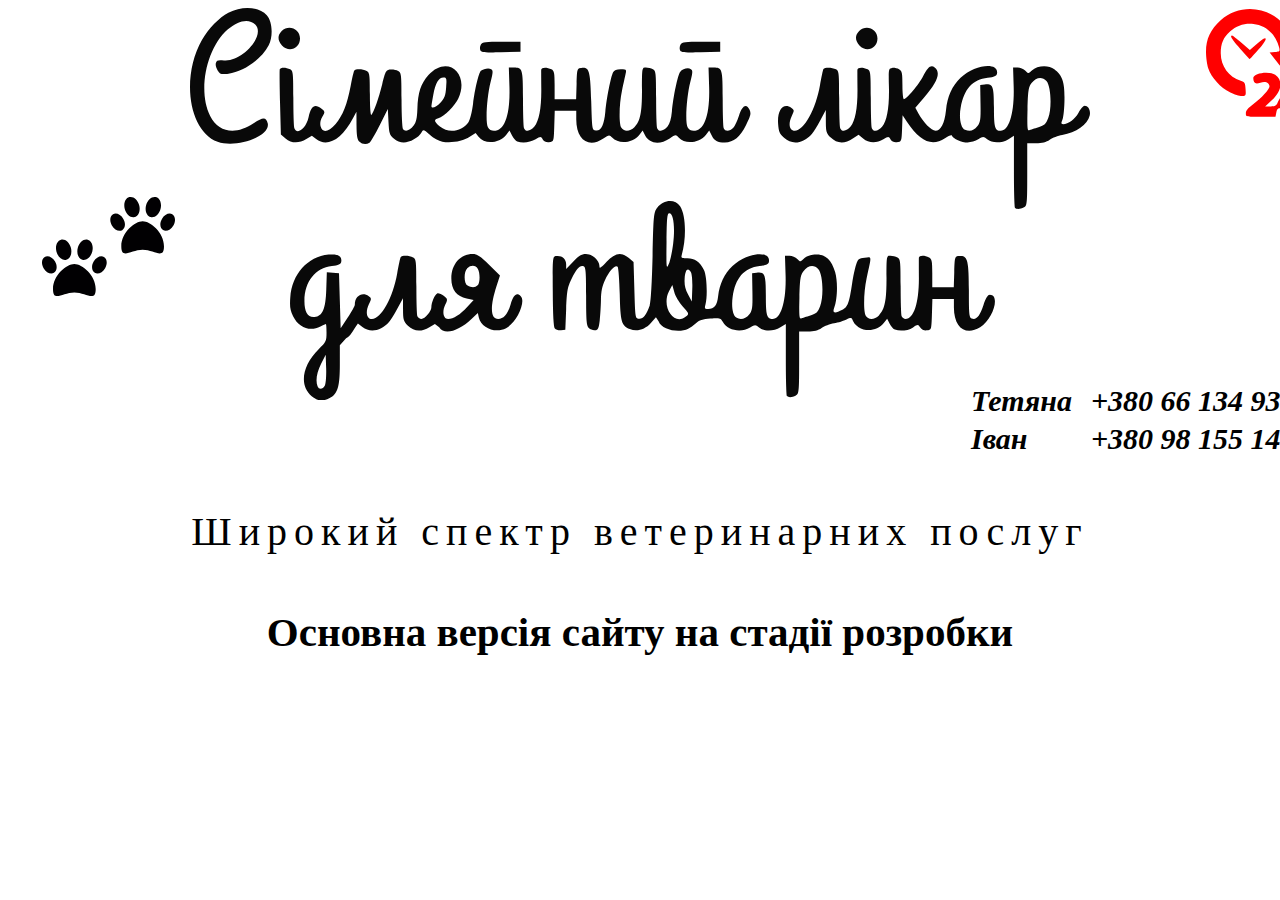
<file: Parking page/index.html>
<HTml>
<head><link href="https://fontlibrary.org/face/grand-hotel" media="screen" rel="stylesheet" type="text/css" /><link rel="icon" type="image/png" href="http://q52.imgup.net/animale684.png"/><meta charset="utf-8">
    <meta name="viewport" content="width=1300, initial-scale=1">
</head>
<style>
* {

    font-family: 'Grand Hotel';

    background-image: url("http://l20.imgup.net/7ad4.png");
    background-size: 250px;
    background-attachment: fixed;



}

.allwidth{
width: 100%;
height: 100%;
}
p{
font-size: 150px;

    margin: 0px;
}
.r247 {
    float: right;
    width: 105px;
    margin-top: 1px;
    position: absolute;
    z-index: 99;
    margin-left: 1016px;
}
.a1{

    margin-left: -81px;
}
.a2{
    margin-left: 340px;
    margin-top: -80px;
}
.a3{
    margin-left: 600px;
    margin-top: -145px;
}
.text_wrap{

    position: relative;
}
.centred{
    position: relative;
    width:900px;
    margin: auto;
}
.under {
    font-size: 40px;
    font-family: calibri;
    letter-spacing: 7px;
    text-align: center;
    margin-top: 108px;

}
.lapi
{
    position: relative;
    margin-left: -148px;
    margin-top: -220px;
    width: 133px;
    float: left;

}.Cinfo{
    float:right;
     position: absolute;
     z-index: 22;
     margin-left: 839px;
     margin-top: 303px;
     font-size: 38px;
     width: 380px;

 }
table{
    font-size: 38px;
    margin-top: 70px;
    margin-left: -61px;
}
.info{


    font-family: calibri;
    font-size: 30px;
}
.coming{
    font-weight: 600;
    font-size: 41px;
    margin: 0px;
    margin-top: 53px;
    text-align: center;
    font-family: calibry;

}
</style>
<body>
<div class="allwidth">
    <div class="centred">
        <div class="Cinfo">
            <table>
              <td>
                      <i>  <b class = "info">Тетяна</b></i>

                    </td><td> <i> <b class = "info">&nbsp&nbsp+380 66 134 93 46</b> </i></td> </tr>

                <tr><td>
                    <i><b class = "info">Іван</b></i>

                </td>
                    <td><i><b class = "info">&nbsp&nbsp+380 98 155 14 80</b></i> </td> </tr>


                <tr>

                 </table>
        </div>
        <div class="r247">
            <svg

                    xmlns="http://www.w3.org/2000/svg"


                    viewBox="0 0 71.073332 72.939872"
                    id="svg2"
                    version="1.1"
                    >

                <g

                        id="layer1"
                        transform="translate(-148.58116,-467.42234)">
                    <path
                            style="fill:red"
                            d="m 175.57142,537.94738 c 0,-1.73645 1.38185,-3.4292 4.91894,-6.02567 5.65692,-4.15256 11.08106,-10.01274 11.08106,-11.97185 0,-2.69261 -2.7265,-3.87864 -6.16269,-2.68078 -3.42581,1.19424 -4.7906,0.32842 -4.822,-3.05904 -0.0322,-3.47264 10.74365,-5.10581 14.8253,-2.24692 5.52785,3.87186 4.57666,10.91621 -2.33415,17.28637 l -4.46178,4.11272 3.75842,0 c 3.18631,0 3.91722,-0.4207 4.80161,-2.76371 0.57375,-1.52004 3.93491,-6.46241 7.46924,-10.98303 6.24142,-7.98317 6.54816,-8.21982 10.67605,-8.23629 2.3375,-0.009 4.25,0.35038 4.25,0.79937 0,1.22324 -2.03562,12.42409 -2.62314,14.43366 -0.33328,1.13995 0.0348,1.75 1.05575,1.75 2.47442,0 2.04672,5.06189 -0.4836,5.72359 -1.25634,0.32854 -2.27339,1.64833 -2.625,3.40638 -0.50081,2.50403 -1.02034,2.87003 -4.07401,2.87003 -3.35556,0 -3.47524,-0.12381 -2.9,-3 l 0.6,-3 -5.85,0 c -5.7,0 -5.86538,0.0769 -6.45,3 l -0.6,3 -10.025,0 c -9.93238,0 -10.025,-0.0223 -10.025,-2.41483 z m 34.56447,-12.33517 c 0.33142,-1.5125 0.79591,-3.425 1.03221,-4.25 0.44965,-1.56987 -2.92217,2.22859 -4.66031,5.25 -0.81741,1.42089 -0.62758,1.75 1.00939,1.75 1.38668,0 2.20427,-0.85858 2.61871,-2.75 z m -45.35699,-1.8339 c -6.35925,-3.16895 -12.53001,-9.97959 -14.63238,-16.14971 -0.86631,-2.54247 -1.57071,-7.58001 -1.56533,-11.19453 0.0129,-8.67983 3.00274,-15.0996 9.93495,-21.33225 17.03184,-15.31309 44.14967,-6.55081 49.17129,15.88818 1.1114,4.96627 1.41871,5.37221 4.06691,5.37221 l 2.86466,0 -5.67881,7.54498 c -3.12334,4.14974 -6.02336,7.18724 -6.44448,6.75 -0.42112,-0.43724 -3.03256,-3.71998 -5.80319,-7.29498 l -5.03751,-6.5 3.55009,-0.31584 c 3.29919,-0.29352 3.50409,-0.50554 2.89924,-3 -2.14444,-8.84385 -8.99327,-15.13763 -17.34602,-15.94022 -6.17768,-0.5936 -11.31351,1.05031 -15.92163,5.0963 -4.45218,3.90906 -6.26527,8.15365 -6.26527,14.66748 0,8.63637 5.39883,16.11188 13.5,18.69284 2.6983,0.85966 3.03065,1.42561 3.30479,5.62761 0.29645,4.54393 0.22654,4.67183 -2.55365,4.67183 -1.57215,0 -5.1918,-1.16275 -8.04366,-2.5839 z m 7.04252,-29.35247 c -5.69025,-6.29749 -7.39248,-9.06363 -5.57758,-9.06363 0.36983,0 3.22458,2.2198 6.34389,4.93289 l 5.67147,4.93289 5.08669,-4.44971 c 7.17083,-6.27286 7.61912,-3.7252 0.72605,4.12611 -3.1183,3.5518 -5.74409,6.45346 -5.83508,6.44812 -0.091,-0.005 -2.97794,-3.12234 -6.41544,-6.92667 z"
                            id="path4350"
                            />
                </g>
            </svg>


        </div>


        <div class="text_wrap">

            <svg

                    xmlns="http://www.w3.org/2000/svg"

                    id="svg3336"
                    version="1.1"


                    viewBox="0 0 507.00552 221.05002">

                <path
                        style="fill:#090909"
                        d="m 68.56077,218.71942 c -7.16614,-6.02991 -5.43822,-17.3786 4.05176,-26.61115 4.03537,-3.9259 4.29611,-4.48066 4.29611,-9.14062 0,-2.72857 -0.16271,-4.96105 -0.36158,-4.96105 -0.19888,0 -1.56997,0.63022 -3.04688,1.40047 -5.86633,3.0595 -12.30995,0.64321 -15.42062,-5.78258 -1.66714,-3.44384 -1.95564,-5.3442 -1.5891,-10.46718 0.94222,-13.16868 9.69994,-23.00449 21.57422,-24.23003 5.40523,-0.55787 7.74967,0.79777 7.11201,4.11241 -0.2439,1.26785 -1.54456,1.83498 -5.24751,2.28808 -9.3548,1.14466 -15.35564,8.74509 -15.45768,19.57811 -0.061,6.48121 1.90612,9.62453 5.73301,9.16072 4.50853,-0.54643 6.201228,-4.52113 6.55657,-15.39581 l 0.32119,-9.82952 3.42881,0.28579 3.42881,0.2858 0.46875,15.46875 0.46875,15.46874 3.98437,-6.00473 c 2.191397,-3.30259 3.98438,-6.55226 3.98438,-7.2215 0,-4.90015 4.20503,-7.45429 7.86563,-4.77759 1.57781,1.15371 1.58046,1.38488 0.0527,4.58857 -2.0863,4.37508 -1.25494,8.259 1.76789,8.259 5.11918,0 11.84798,-12.16115 14.17744,-25.62331 0.78798,-4.55376 1.67215,-8.66704 1.96484,-9.14063 0.71456,-1.15618 4.79936,-1.09274 7.04564,0.10943 1.67954,0.89886 1.81337,2.10398 1.81337,16.32957 0,8.4475 0.25607,16.0264 0.56905,16.84202 0.31298,0.81561 1.33705,1.48292 2.27571,1.48292 1.99281,0 5.59274,-4.21548 5.59274,-6.54903 0,-2.7137 1.93409,-7.33553 3.28692,-7.85467 0.70451,-0.27034 2.34694,0.34701 3.64987,1.3719 2.30851,1.81587 2.33073,1.94359 0.87087,5.00494 -1.89175,3.96705 -1.06645,8.02686 1.63176,8.02686 3.02517,0 6.81873,-2.37122 10.74329,-6.71523 l 3.63555,-4.02411 -3.8961,-0.77049 c -5.68268,-1.1238 -8.67319,-5.02085 -8.66865,-11.29647 0.006,-8.07255 5.04015,-13.75619 12.18464,-13.75619 2.30689,0 4.17518,1.23811 9.05925,6.00356 l 6.153,6.00356 -1.91736,5.94956 c -3.79394,11.77259 -3.46181,18.60581 0.90431,18.60581 3.13901,0 5.38058,-2.62438 7.00018,-8.19561 1.58886,-5.46548 3.41904,-6.9621 5.711,-4.67014 3.11139,3.11139 -2.3237,15.0034 -8.26016,18.07326 -5.94042,3.07191 -14.05101,-0.14147 -15.35623,-6.08405 l -0.55263,-2.51609 -3.56946,3.39555 c -6.77795,6.44771 -15.18078,9.55163 -18.2062,4.66269 l -2.41152,-1.89691 -3.10554,1.8934 c -4.5436,2.77016 -8.76736,2.47656 -12.0839,-0.83999 -2.48768,-2.48768 -2.74234,-3.33058 -2.76168,-9.14061 l -0.0213,-6.40024 -3.22043,5.97626 c -3.73204,6.92566 -5.59933,9.17922 -9.11009,10.99471 -3.62804,1.87613 -7.60757,1.61818 -10.53269,-0.68271 l -2.53366,-1.99297 -1.5509,2.22735 c -0.853,1.22505 -2.542142,4.74645 -5.09277,6.08219 l -3.54187,3.85484 0,11.00348 c 0,12.40227 -1.24883,16.52384 -5.70487,18.82815 -3.85563,1.99382 -6.90278,1.67922 -10.14301,-1.04724 z m 7.41515,-6.03425 c 0.55907,-1.04462 0.856018,-5.32476 0.73612,-9.60939 l -0.27215,-7.72543 -2.57813,5.10594 c -2.479831,4.91126 -3.20986,9.50067 -2.00907,12.62989 0.79049,2.06 2.91682,1.8532 4.12323,-0.40101 z m 86.05772,-56.42856 c 1.38113,-1.38114 1.47146,-6.78839 0.15452,-9.24914 -1.17305,-2.19184 -3.98267,-2.35129 -5.9938,-0.34015 -2.0585,2.05849 -1.94787,8.46966 0.1674,9.70169 2.21269,1.28878 4.31231,1.24716 5.67188,-0.1124 z m 302.75,-43.625 c -0.34375,-0.34375 -0.625,-9.6188 -0.625,-20.611235 l 0,-19.98621 -3.04688,1.85771 c -3.85232,2.34881 -9.20961,2.3998 -12.03181,0.11452 -2.10884,-1.70763 -2.23109,-1.70772 -5.02574,-0.004 -1.57537,0.96069 -4.25637,1.74828 -5.95775,1.7502 -3.35291,0.004 -8.2403,-2.12268 -8.81055,-3.83343 -0.22102,-0.66305 -1.71512,-0.14065 -3.96552,1.38652 -7.27528,4.93714 -14.00818,2.05369 -21.45745,-9.189426 l -2.43233,-3.6711 -0.27661,7.421096 c -0.27164,7.28783 -0.32212,7.42635 -2.81056,7.71348 -1.71493,0.19788 -2.90206,-0.29704 -3.67283,-1.53124 -1.1184,-1.79085 -1.19082,-1.79196 -4.02855,-0.0615 -3.96439,2.41748 -8.31713,2.2523 -11.4403,-0.43413 l -2.56143,-2.20325 -3.24667,2.20325 c -4.56872,3.10042 -8.9854,2.9096 -12.43213,-0.53713 -2.48768,-2.48768 -2.74235,-3.3306 -2.76168,-9.140626 l -0.0213,-6.40028 -3.22044,5.97627 c -3.73204,6.925656 -5.59932,9.179226 -9.11008,10.994706 -4.03191,2.08499 -7.87149,1.62372 -11.19378,-1.34474 -2.5066,-2.23964 -3.02846,-3.44967 -3.33568,-7.73437 -0.57691,-8.046146 3.01216,-12.361286 7.53232,-9.056076 1.63081,1.19248 1.63549,1.40633 0.10111,4.62396 -2.08634,4.375086 -1.25499,8.258996 1.76785,8.258996 5.11918,0 11.84798,-12.161146 14.17744,-25.623306 0.78798,-4.55377 1.67215,-8.66705 1.96484,-9.14063 0.71456,-1.15619 4.79936,-1.09274 7.04564,0.10943 1.67954,0.89886 1.81337,2.10398 1.81337,16.32957 0,8.4475 0.25607,16.026406 0.56905,16.842016 0.85527,2.2288 3.7445,1.78531 5.85588,-0.89887 2.67415,-3.399626 3.99163,-10.716896 3.87549,-21.524456 -0.0554,-5.15625 -0.0754,-9.90234 -0.0443,-10.54687 0.0684,-1.42135 3.25476,-1.53308 5.74304,-0.20139 1.67954,0.89886 1.81337,2.10398 1.81337,16.32957 0,8.4475 0.25607,16.026406 0.56905,16.842016 0.85747,2.23451 3.74642,1.78287 5.87077,-0.91779 2.75952,-3.508166 4.05141,-11.302096 3.76354,-22.705416 -0.24357,-9.64863 -0.17348,-10.06183 1.75436,-10.34336 1.10443,-0.16128 2.87357,0.16997 3.93142,0.73611 1.70694,0.91352 1.92337,1.92233 1.92337,8.96512 0,4.36467 0.36815,7.93576 0.8181,7.93576 1.55756,0 8.45,-8.28887 10.88012,-13.08447 2.61905,-5.16848 4.43457,-6.51109 6.49366,-4.8022 3.54578,2.94274 1.6966,8.06852 -6.22047,17.24266 l -4.703,5.44974 1.75642,3.2838 c 2.62542,4.9085 7.37684,9.722966 9.59563,9.722966 2.94611,0 5.12261,-4.193286 5.88631,-11.340676 0.87208,-8.16173 3.36842,-13.75916 8.24844,-18.49505 7.81801,-7.58712 21.83107,-9.1711 20.51284,-2.31868 -0.2439,1.26785 -1.54456,1.83498 -5.24751,2.28807 -8.54807,1.04595 -13.20696,6.18967 -15.21987,16.80375 -1.06422,5.61162 0.10631,11.600986 2.44243,12.497446 2.89868,1.11232 4.96418,0.52589 6.92422,-1.96588 1.78519,-2.269506 1.97327,-3.601376 1.8204,-12.890616 l -0.17051,-10.35961 2.52309,-0.30211 c 4.63221,-0.55467 5.2222,0.90112 5.2222,12.88565 0,11.180456 0.57963,13.197706 3.7922,13.197706 4.77722,0 7.78127,-10.247386 7.3145,-24.951226 l -0.33887,-10.67373 2.58482,0 c 1.42164,0 3.38168,0.79687 4.35564,1.77083 1.73611,1.73611 1.80759,1.73408 3.64499,-0.10332 2.89493,-2.89493 9.43342,-3.27673 12.64979,-0.73867 4.66695,3.68275 5.81373,7.05913 5.73451,16.88366 -0.0395,4.89843 -0.54868,10.0664 -1.13151,11.48437 -0.88318,2.14867 -0.82156,2.578126 0.3699,2.578126 2.90638,0 6.57319,-2.735926 8.67218,-6.470596 1.18761,-2.11305 2.71345,-3.8419 3.39075,-3.8419 2.15653,0 3.53443,2.58763 2.90468,5.45484 -1.09273,4.975206 -7.75115,9.679286 -15.50612,10.954856 -2.32031,0.38166 -5.48438,1.5917 -7.03125,2.68899 -2.0083,1.42459 -4.21985,1.99506 -7.73438,1.99506 l -4.92187,0 0,17.54514 c 0,16.386885 -0.11971,17.609215 -1.81337,18.515635 -2.07785,1.11202 -4.15341,1.2537 -5.06163,0.34548 z m 13.19947,-45.463005 c 3.41741,-1.00781 4.19471,-1.73425 5.49288,-5.133456 2.14288,-5.61106 1.55152,-18.10675 -0.9898,-20.91488 -2.41261,-2.6659 -5.88943,-2.17462 -8.39108,1.18568 -1.71602,2.30501 -2.00749,4.207 -2.27866,14.86927 -0.25196,9.907576 -0.0742,12.125766 0.9375,11.696746 0.68664,-0.29119 3.03977,-1.0577 5.22916,-1.70336 z M 336.28364,218.63161 c -0.34375,-0.34375 -0.625,-9.6188 -0.625,-20.61124 l 0,-19.98621 -3.04688,1.85771 c -3.85233,2.3488 -9.20961,2.3998 -12.03181,0.11452 -2.10883,-1.70763 -2.23108,-1.70772 -5.02574,-0.004 -5.27062,3.21409 -12.82444,1.63522 -15.42506,-3.22407 -1.16775,-2.18197 -1.59897,-2.29527 -6.9981,-1.83878 -4.18009,0.35344 -6.39466,1.06436 -8.09741,2.59947 -1.28906,1.16214 -3.26524,2.58641 -4.39149,3.16504 -4.88969,2.51213 -14.91164,0.86671 -16.67198,-4.18955 l -1.48576,-2.26757 -2.8595,3.25679 c -3.26267,3.71598 -7.91704,5.0439 -11.8985,3.39473 -4.66789,-1.93354 -5.25813,-4.00267 -5.63885,-19.76738 -0.193,-7.99218 -0.72413,-14.92206 -1.18027,-15.39972 -1.2777,-1.33798 -4.615,2.15925 -7.09112,7.43097 -1.60068,3.40789 -2.22953,6.47896 -2.30359,11.25 -0.0561,3.60938 -0.37656,8.88281 -0.71228,11.71874 -0.51007,4.30865 -0.93794,5.20298 -2.60293,5.44052 -1.09589,0.15635 -2.67792,-0.40113 -3.51562,-1.23884 -1.2895,-1.28949 -1.52311,-4.0337 -1.52311,-17.8918 0,-13.74638 -0.2272,-16.4559 -1.41818,-16.91292 -2.06034,-0.79062 -3.82729,1.04739 -6.75638,7.0281 -2.28905,4.67385 -2.64834,6.66588 -3.06841,17.01245 l -0.47578,11.71874 -2.424,0.28178 c -1.33319,0.15498 -2.89949,-0.29118 -3.48067,-0.99144 -0.70116,-0.84486 -1.09494,-7.87868 -1.17041,-20.90677 -0.11042,-19.06051 -0.0581,-19.64211 1.79169,-19.9268 3.25114,-0.50034 5.75214,1.48294 5.75214,4.56144 l 0,2.79598 4.05804,-4.23521 c 3.16507,-3.30326 4.72168,-4.23522 7.07387,-4.23522 3.54987,0 7.61809,3.55127 7.61809,6.65005 0,1.75024 0.58843,1.4159 4.0499,-2.30114 4.78281,-5.13595 8.30959,-5.72314 12.53845,-2.08753 l 2.6304,2.26139 0.46875,15.78549 c 0.45594,15.35403 0.52478,15.79346 2.51887,16.0773 2.26946,0.32303 4.34581,-2.20496 6.11277,-7.4424 0.62361,-1.84847 1.29165,-13.35727 1.60818,-27.70564 0.50779,-23.01891 0.66387,-24.70799 2.5122,-27.1875 3.60374,-4.83439 10.14405,-5.30368 13.0076,-0.93335 3.2314,4.93175 3.65403,17.5877 0.91409,27.37339 -0.46887,1.67455 -0.0949,1.89631 3.19779,1.89631 4.12259,0 6.88058,1.93022 9.31277,6.51767 1.60586,3.02886 2.13135,14.85323 0.86463,19.45534 -0.62685,2.2774 -0.45506,2.57812 1.47281,2.57812 3.53796,0 5.08963,-1.98974 5.66524,-7.26469 0.73638,-6.74813 3.46462,-12.47836 8.06826,-16.94604 7.81801,-7.58712 21.83107,-9.1711 20.51284,-2.31868 -0.2439,1.26785 -1.54456,1.83498 -5.24751,2.28807 -8.79022,1.07558 -13.71463,6.76556 -15.17614,17.53545 -0.75589,5.57022 0.0871,10.29505 2.06035,11.54749 2.31449,1.46905 5.29682,0.7514 7.26257,-1.74763 1.78519,-2.2695 1.97329,-3.60137 1.8204,-12.89061 l -0.17051,-10.35961 2.52309,-0.30211 c 4.63221,-0.55465 5.2222,0.90112 5.2222,12.88566 0,11.18045 0.57963,13.19769 3.7922,13.19769 4.77723,0 7.78126,-10.24738 7.3145,-24.95122 l -0.33883,-10.67373 2.58482,0 c 1.42164,0 3.38168,0.79687 4.35564,1.77083 1.73611,1.73611 1.80759,1.73408 3.645,-0.10332 1.07618,-1.07619 3.6337,-2.07249 6.0067,-2.33996 5.72886,-0.64573 9.55171,2.57906 11.66175,9.83736 1.5947,5.48556 1.3215,15.35376 -0.56223,20.30834 -1.09619,2.88319 0.40174,3.20034 4.67601,0.99003 2.99396,-1.54823 3.83243,-3.843 5.50078,-15.05481 0.54201,-3.64252 1.52761,-8.28315 2.19019,-10.3125 1.09794,-3.36269 1.52786,-3.7162 4.8504,-3.98845 4.13137,-0.33851 3.99283,-1.80195 1.09335,11.54873 -1.64652,7.58147 -1.89845,18.51861 -0.4873,21.15537 1.29557,2.42079 5.05449,2.31194 7.40826,-0.21454 3.36296,-3.60971 4.27751,-8.13704 4.27751,-21.17521 0,-12.36143 0.0106,-12.42187 2.17101,-12.42187 1.19405,0 2.98702,0.43671 3.98437,0.97048 1.67954,0.89886 1.81337,2.10398 1.81337,16.32957 0,8.4475 0.25607,16.0264 0.56905,16.84201 0.31298,0.81561 1.30228,1.48293 2.19845,1.48293 4.66376,0 7.60193,-9.17756 7.50343,-23.43749 -0.0374,-5.41407 -0.0433,-10.3711 -0.0132,-11.01563 0.0665,-1.42134 3.25306,-1.53312 5.74141,-0.20139 1.57358,0.84215 1.81336,2.01988 1.81337,8.90625 l 10e-6,7.93577 6.05857,0 6.05857,0 0.26955,-8.67188 c 0.26756,-8.60792 0.28791,-8.674 2.75704,-8.95977 4.71983,-0.54627 5.48127,2.13146 5.48127,19.27592 0,13.29049 0.20052,15.36651 1.53368,15.87809 2.62707,1.0081 4.48468,-1.04223 6.5995,-7.28418 1.44649,-4.26935 2.50705,-6.01943 3.64783,-6.01943 6.00883,0 1.89719,13.81013 -5.44432,18.2863 -8.23441,5.02058 -14.77419,0.0519 -14.77419,-11.22494 l 0,-4.71761 -6.05857,0 -6.05857,0 -0.26955,8.67186 c -0.26756,8.60793 -0.28791,8.674 -2.75704,8.95977 -1.65664,0.19174 -2.92696,-0.33955 -3.80327,-1.59066 -1.30561,-1.86402 -1.33715,-1.86448 -4.07502,-0.0597 -2.74026,1.80635 -7.30911,2.36481 -10.21723,1.24886 -0.83467,-0.3203 -2.1591,-1.82287 -2.94315,-3.33907 l -1.42554,-2.7567 -1.78926,2.27466 c -5.02902,6.39332 -15.54961,5.03177 -18.00353,-2.33 -0.22517,-0.67548 -1.26394,-0.5402 -3.10933,0.40494 -1.52416,0.78062 -4.66963,1.73158 -6.98994,2.11323 -2.32031,0.38166 -5.48438,1.5917 -7.03125,2.68899 -2.0083,1.42459 -4.21985,1.99506 -7.73438,1.99506 l -4.92187,0 0,17.54514 c 0,16.38689 -0.11971,17.60922 -1.81337,18.51564 -2.07785,1.11202 -4.15341,1.2537 -5.06163,0.34548 z m -56.72237,-44.98189 c 1.63435,-1.47907 1.55075,-1.71337 -1.97654,-5.54002 -2.12116,-2.30119 -4.14694,-5.71841 -4.77693,-8.058 l -1.09389,-4.06235 -1.86507,3.6354 c -4.58612,8.93928 3.08762,20.02034 9.71243,14.02497 z m 69.92184,-0.48111 c 3.41741,-1.00782 4.19471,-1.73426 5.49288,-5.13346 2.14288,-5.61106 1.55152,-18.10675 -0.9898,-20.91488 -2.41261,-2.6659 -5.88943,-2.17462 -8.39108,1.18568 -1.71602,2.30501 -2.00749,4.207 -2.27866,14.86927 -0.25196,9.90757 -0.0742,12.12576 0.9375,11.69674 0.68664,-0.29119 3.03977,-1.0577 5.22916,-1.70335 z M 282.1969,148.8988 c -1.68192,-3.14268 -3.23606,-1.57045 -3.53848,3.57967 -0.2111,3.59516 0.25755,5.80287 1.875,8.83256 l 2.15647,4.03933 0.2736,-7.25397 c 0.15385,-4.07915 -0.18166,-8.10462 -0.76659,-9.19759 z m -10.02337,-15.99918 c 1.17453,-9.30513 0.18984,-17.23676 -2.13989,-17.23676 -1.18816,0 -1.43272,2.47168 -1.57692,15.9375 -0.16074,15.00928 -0.0874,15.7478 1.26035,12.68037 0.78706,-1.79141 1.89247,-6.91292 2.45646,-11.38111 z M 15.56489,75.354725 C -0.63402982,69.427635 -5.2549258,39.152449 6.7960552,17.903049 10.335681,11.661649 16.60674,5.2088892 21.616663,2.6530192 c 7.880053,-4.0201 17.09688,-3.41328003 21.6421,1.42488 3.144057,3.3467 3.685404,11.8436198 1.079947,16.9507398 -3.936235,7.71566 -14.247537,14.99776 -22.644731,15.99229 -4.11474,0.48733 -4.667147,0.3172 -6.107377,-1.88087 -0.88965,-1.35777 -1.332737,-3.20658 -1.011251,-4.21949 0.474553,-1.49519 1.247761,-1.73527 4.53087,-1.40686 10.32313,1.03262 23.643408,-14.22862 17.650076,-20.2219498 -3.51312,-3.51312 -9.596416,-2.40112 -15.573418,2.8467598 -12.0519528,10.58176 -16.9289518,34.7162 -9.828017,48.63518 4.776507,9.362726 14.309039,10.969676 24.4781,4.12641 5.358192,-3.6058 7.020645,-3.59054 7.940105,0.0729 1.792943,7.143646 -17.575705,14.272086 -28.208177,10.381736 z m 79.754473,-0.13384 c -1.09102,-1.09101 -1.48397,-3.46239 -1.51466,-9.14062 l -0.0414,-7.667406 -1.96056,3.75 c -6.2439,11.942786 -14.50476,16.601656 -20.74022,11.696846 l -2.41152,-1.8969 -3.10554,1.89339 c -4.20111,2.56135 -8.478084,2.43021 -11.725139,-0.35952 L 51.18992,71.236755 50.72117,53.325039 c -0.257813,-9.85144 -0.328125,-18.32666 -0.15625,-18.83382 0.408495,-1.20537 3.548824,-1.17937 5.842882,0.0484 1.679537,0.89886 1.813367,2.10398 1.813367,16.32957 0,8.4475 0.25607,16.026406 0.56905,16.842016 1.554114,4.04993 6.578114,0.19036 8.002124,-6.147446 1.47497,-6.56463 3.49755,-7.87839 7.33952,-4.76736 2.00059,1.61999 2.01204,1.74122 0.42538,4.50582 -1.07841,1.87902 -1.41591,3.69619 -0.99669,5.366466 0.98304,3.91676 4.42996,3.3544 8.48632,-1.38455 3.99703,-4.669626 6.47651,-10.934356 8.45447,-21.361316 0.80418,-4.23929 1.69971,-8.09219 1.99007,-8.56199 0.71096,-1.15037 4.80084,-1.08282 7.04139,0.11629 1.651847,0.88404 1.813367,2.0698 1.813367,13.3125 0,6.84549 0.35473,11.94537 0.79652,11.45139 1.43434,-1.60382 4.11988,-9.17719 6.13353,-17.29688 1.83018,-7.37995 2.16327,-7.99034 4.50797,-8.26092 1.39246,-0.1607 3.39637,0.17055 4.45312,0.73611 1.81457,0.97113 1.92216,1.87316 1.93571,16.22967 0.008,8.36077 0.37486,15.770236 0.81547,16.465506 1.16473,1.8379 3.84793,0.98599 6.00559,-1.90675 1.4117,-1.892666 1.93202,-4.219866 2.09609,-9.374996 0.29126,-9.15188 1.91959,-14.10896 6.251,-19.0297 10.25652,-11.65201 23.422,-1.38963 16.81844,13.10983 -1.83046,4.01916 -8.02956,10.1879 -11.27231,11.21711 -2.67606,0.84935 -2.49518,1.77531 0.9058,4.637046 4.78591,4.02709 12.64721,2.76652 16.15751,-2.590876 0.82933,-1.26572 1.95108,-5.82244 2.49276,-10.12604 1.06272,-8.44305 3.22222,-17.52369 4.43285,-18.64004 1.39195,-1.28356 4.49153,-1.80422 5.81066,-0.97606 1.1103,0.69705 1.05836,1.79887 -0.34157,7.24422 -2.12845,8.27918 -2.99243,22.73386 -1.52296,25.479596 0.66605,1.24453 1.98827,2.03629 3.40055,2.03629 6.05582,0 9.23371,-9.082766 8.72997,-24.951226 l -0.33883,-10.67377 2.86607,0 c 4.85243,0 5.11606,0.89942 5.11606,17.45457 0,8.36252 0.25607,15.871886 0.56905,16.687496 0.85527,2.22881 3.7445,1.78532 5.85588,-0.89887 2.67415,-3.399626 3.99163,-10.716886 3.8755,-21.524446 -0.0554,-5.15625 -0.0754,-9.90235 -0.0444,-10.54688 0.0684,-1.42135 3.25476,-1.53308 5.74304,-0.20139 1.57358,0.84215 1.81337,2.01988 1.81337,8.90625 l 1e-5,7.93577 6.05857,0 6.05857,0 0.26955,-8.67188 c 0.26573,-8.54851 0.30404,-8.67588 2.69356,-8.95365 4.44791,-0.51704 5.03449,1.48636 5.54475,18.93772 0.45634,15.607166 0.52302,16.039276 2.51887,16.323366 2.99242,0.42594 4.72968,-2.97285 5.42033,-10.604306 0.68007,-7.51461 3.10874,-19.8417 4.38675,-22.26563 0.57848,-1.09718 1.97981,-1.64062 4.23047,-1.64062 3.1799,0 3.33509,0.14214 2.81478,2.57812 -0.30288,1.41797 -1.19204,5.53125 -1.97592,9.14063 -1.64652,7.58147 -1.89845,18.51861 -0.4873,21.155376 1.29557,2.42079 5.05449,2.31194 7.40826,-0.21454 3.36296,-3.609716 4.27751,-8.137046 4.27751,-21.175216 0,-12.36143 0.0106,-12.42187 2.17101,-12.42187 1.19405,0 2.98702,0.43671 3.98437,0.97048 1.67954,0.89886 1.81337,2.10398 1.81337,16.32957 0,8.4475 0.25607,16.026406 0.56905,16.842016 0.8551,2.22835 3.74435,1.78551 5.8547,-0.89737 1.23907,-1.57521 2.07325,-4.508256 2.46636,-8.671866 0.79018,-8.36927 3.31815,-20.52036 4.60681,-22.14333 1.40628,-1.77113 4.49971,-2.56538 6.09379,-1.56461 1.1103,0.69705 1.05836,1.79887 -0.34157,7.24422 -2.12845,8.27917 -2.99243,22.73386 -1.52296,25.479586 0.66605,1.24454 1.98827,2.0363 3.40055,2.0363 6.05582,0 9.23371,-9.082766 8.72997,-24.951236 l -0.33878,-10.67376 2.86607,0 c 4.85243,0 5.11606,0.89942 5.11606,17.45457 0,8.36252 0.25607,15.871886 0.56905,16.687496 0.76763,2.00041 3.47442,1.87346 5.39903,-0.25321 0.86415,-0.95487 2.30063,-4.008466 3.19218,-6.785756 1.85552,-5.78022 4.23608,-7.09089 5.96943,-3.28659 0.93903,2.06095 0.67118,3.23386 -1.95821,8.574906 -3.34761,6.79997 -6.98415,9.78674 -11.92293,9.79257 -4.28192,0.005 -5.82227,-0.80708 -7.43095,-3.91792 l -1.42554,-2.7567 -1.78926,2.27466 c -3.74918,4.76631 -11.8102,5.60908 -15.42675,1.61284 -1.62143,-1.79166 -1.69015,-1.78501 -5.03384,0.48708 -5.50262,3.73913 -11.41202,3.04756 -13.82461,-1.61788 l -1.42554,-2.7567 -1.78926,2.27466 c -3.73223,4.74477 -11.80833,5.61115 -15.39202,1.65122 -1.57503,-1.7404 -1.67986,-1.73007 -4.94703,0.48709 -8.33731,5.65785 -15.26375,0.74349 -15.26375,-10.829726 l 0,-4.71761 -6.05857,0 -6.05857,0 -0.26955,8.671866 c -0.26887,8.64953 -0.27608,8.67263 -2.80351,8.96426 -1.71493,0.19788 -2.90206,-0.29705 -3.67283,-1.53124 -1.1184,-1.79086 -1.19082,-1.79196 -4.02855,-0.0615 -2.88607,1.75991 -7.4808,2.28688 -10.34767,1.18676 -0.83468,-0.32029 -2.15909,-1.82287 -2.94315,-3.33906 l -1.42554,-2.75671 -1.78926,2.27466 c -3.90404,4.96319 -12.33052,5.61664 -15.65162,1.21375 l -1.63864,-2.17239 -3.32802,2.20238 c -3.79189,2.50936 -10.4326,3.69472 -15.43807,2.75568 -1.90963,-0.35824 -5.00559,-2.08244 -7.0408,-3.92112 -3.56691,-3.22249 -3.65159,-3.24601 -4.6914,-1.30311 -1.50464,2.81146 -6.51276,5.62066 -10.0276,5.62477 -1.81052,0.002 -4.02544,-0.88319 -5.60167,-2.239 -2.34898,-2.02051 -2.64301,-2.95423 -2.97011,-9.431806 l -0.36305,-7.1893 -4.58635,9.144686 c -2.52249,5.02959 -5.11181,9.47838 -5.75404,9.88621 -1.853687,1.17714 -4.192087,0.89313 -5.788207,-0.703 z M 141.18898,53.257559 c 2.20504,-2.30157 2.76744,-3.83203 3.10058,-8.4375 0.37737,-5.21718 0.26409,-5.62595 -1.55913,-5.62595 -2.66315,0 -4.47921,3.12338 -5.68738,9.78155 -0.55517,3.05954 -1.00941,5.9072 -1.00941,6.32813 0,1.65544 2.59614,0.62499 5.15534,-2.04623 z m 22.33376,-29.62973 c -0.33,-0.85997 -0.17047,-2.24452 0.3545,-3.07678 0.78732,-1.24817 2.82486,-1.51319 11.63358,-1.51319 l 10.67907,0 0,2.8125 0,2.8125 -11.03357,0.26428 c -9.58896,0.22968 -11.11213,0.0596 -11.63358,-1.29931 z m 112.5,0 c -0.33,-0.85997 -0.17047,-2.24452 0.3545,-3.07678 0.78732,-1.24817 2.82486,-1.51319 11.63358,-1.51319 l 10.67907,0 0,2.8125 0,2.8125 -11.03357,0.26428 c -9.58896,0.22968 -11.11213,0.0596 -11.63358,-1.29931 z M 51.822059,21.086809 c -2.542744,-2.70663 -2.602884,-5.70324 -0.163419,-8.1427 3.887105,-3.8871098 10.312503,-1.25854 10.312503,4.21875 0,5.6449 -6.258953,8.0648 -10.149084,3.92395 z m 325.312501,0 c -2.54275,-2.70663 -2.60289,-5.70324 -0.16342,-8.1427 3.8871,-3.8871098 10.3125,-1.25854 10.3125,4.21875 0,5.6449 -6.25895,8.0648 -10.14908,3.92395 z"
                        id="path3346"
                        />
            </svg>





        </div>
        <div class="lapi">
            <svg version="1.1" id="Capa_1" xmlns="http://www.w3.org/2000/svg" xmlns:xlink="http://www.w3.org/1999/xlink"
	 viewBox="0 0 111.523 111.523" style="enable-background:new 0 0 111.523 111.523;" xml:space="preserve">

	<path style="fill:#010002;" d="M102.286,55.525c0,11.538-8.009,2.995-17.894,2.995s-17.894,8.543-17.894-2.995
		s11.477-20.897,17.894-20.893C90.808,34.635,102.286,43.987,102.286,55.525z M91.087,31.067c3.343,0.895,7.057-2.126,8.296-6.75
		c1.238-4.624-0.465-9.097-3.804-9.992c-3.343-0.895-7.057,2.126-8.292,6.75C86.045,25.699,87.748,30.172,91.087,31.067z
		 M77.692,31.074c3.343-0.895,5.043-5.368,3.804-9.996c-1.242-4.624-4.953-7.644-8.292-6.75c-3.343,0.895-5.043,5.368-3.804,9.992
		C70.638,28.945,74.349,31.969,77.692,31.074z M68.211,32.62c-2.122-3.672-5.987-5.408-8.639-3.876
		c-2.652,1.532-3.081,5.748-0.966,9.42c2.122,3.672,5.987,5.408,8.639,3.876C69.901,40.508,70.33,36.292,68.211,32.62z
		 M109.214,28.733c-2.648-1.532-6.517,0.204-8.639,3.876c-2.119,3.672-1.693,7.891,0.966,9.42c2.648,1.532,6.517-0.204,8.639-3.876
		C112.296,34.485,111.866,30.265,109.214,28.733z M27.13,70.42c-6.417,0-17.894,9.355-17.894,20.893
		c0,11.542,8.009,2.999,17.894,2.999s17.894,8.543,17.894-2.999C45.024,79.775,33.547,70.427,27.13,70.42z M33.833,66.855
		c3.343,0.895,7.054-2.126,8.292-6.75s-0.465-9.097-3.804-9.992c-3.343-0.895-7.054,2.126-8.292,6.75
		C28.79,61.487,30.49,65.961,33.833,66.855z M20.427,66.863c3.343-0.895,5.046-5.368,3.804-9.992s-4.953-7.648-8.292-6.753
		c-3.343,0.895-5.046,5.368-3.804,9.992C13.376,64.737,17.088,67.757,20.427,66.863z M10.95,68.409
		c-2.119-3.672-5.987-5.408-8.639-3.876c-2.652,1.532-3.085,5.744-0.966,9.42s5.987,5.408,8.639,3.876S13.072,72.084,10.95,68.409z
		 M51.956,64.526c-2.652-1.532-6.517,0.204-8.639,3.872c-2.119,3.672-1.689,7.891,0.963,9.423c2.652,1.532,6.521-0.204,8.643-3.876
		C55.038,70.273,54.608,66.057,51.956,64.526z"/>

        </svg>
        </div>
        <p class="under">Широкий спектр ветеринарних послуг </p>

        <p class="coming">Основна версія сайту на стадії розробки </p>
    </div>

</div>
</body>
</HTml>
</file>
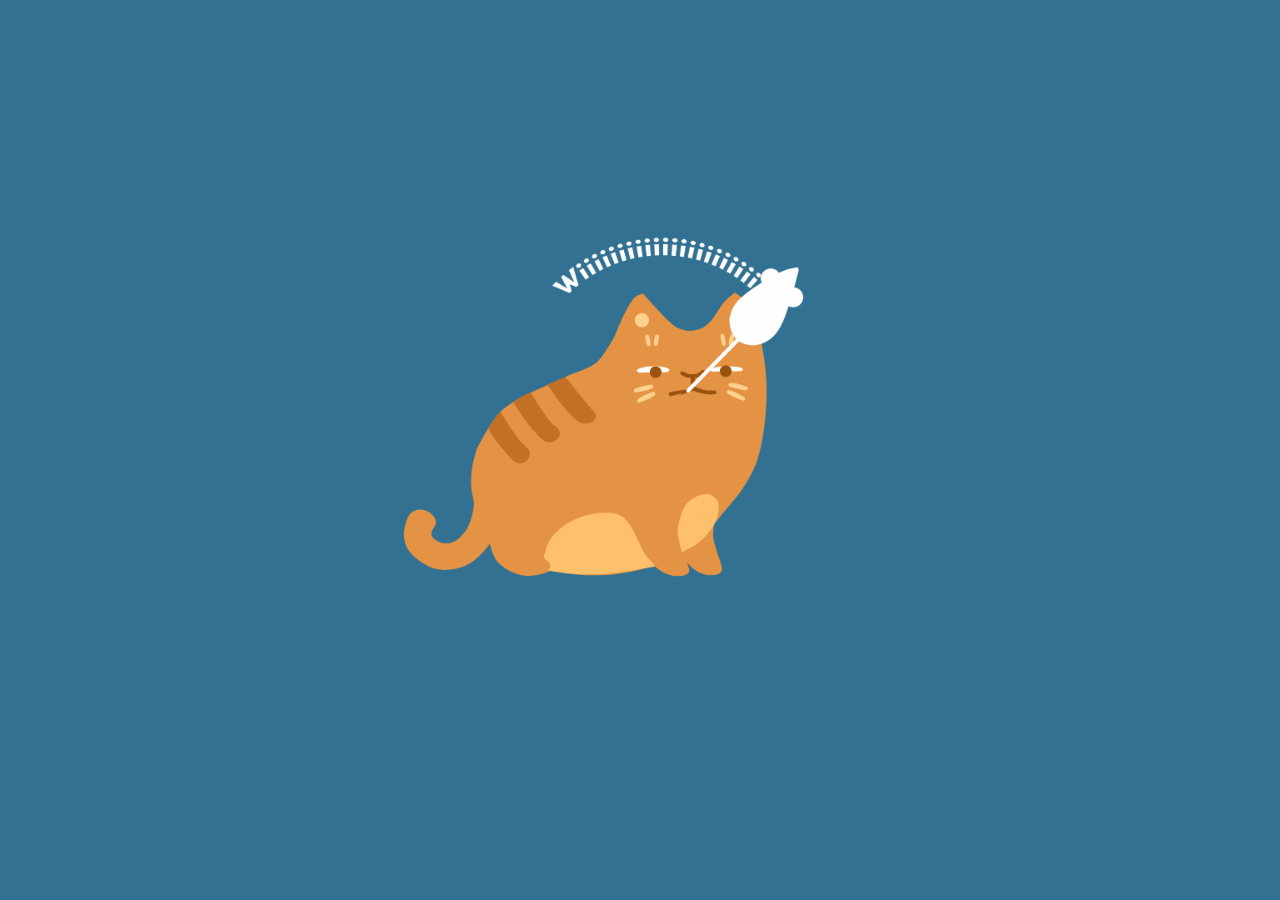
<file: previous/index.html>
<!DOCTYPE html><!--[if lt IE 7 ]><html class="ie ie6" lang="en"> <![endif]-->
<!--[if IE 7 ]><html class="ie ie7" lang="en"> <![endif]-->
<!--[if IE 8 ]><html class="ie ie8" lang="en"> <![endif]-->
<!--[if (gte IE 9)|!(IE)]><!--><html lang="ru"> <!--<![endif]-->
<html>
<head lang="en">
    <meta charset="UTF-8">
    <meta name="description" content="Неотложная круглосуточная помощь животному">

    <meta http-equiv="X-UA-Compatible" content="IE=edge">
    <meta name="viewport" content="width=device-width, initial-scale=1, maximum-scale=1">
    <link rel="stylesheet" href="css/index.css">
    <title>Vet Care</title>
    <link rel="shortcut icon" href="img/logo.png" type="image/x-icon">
</head>
<body>

<div class = "loader-wrapper">
    <div class="typing-indicator">
        <span></span>
        <span></span>
        <span></span>
    </div>
</div>


<div class="content">
    
    <img src="img/mocup.JPG">
    
</div> 





<script>/* var scr = {"scripts":[
    {"src" : "libs/modernizr/modernizr.js", "async" : false},
    {"src" : "js/jquery-2.1.3.min.js", "async" : false},
    {"src" : "js/index.js", "async" : false}
    ]};*/
</script>
<script src="js/jquery-2.1.3.min.js">
</script>
<script src="js/index.js">
</script>
</body>
</html>
</file>
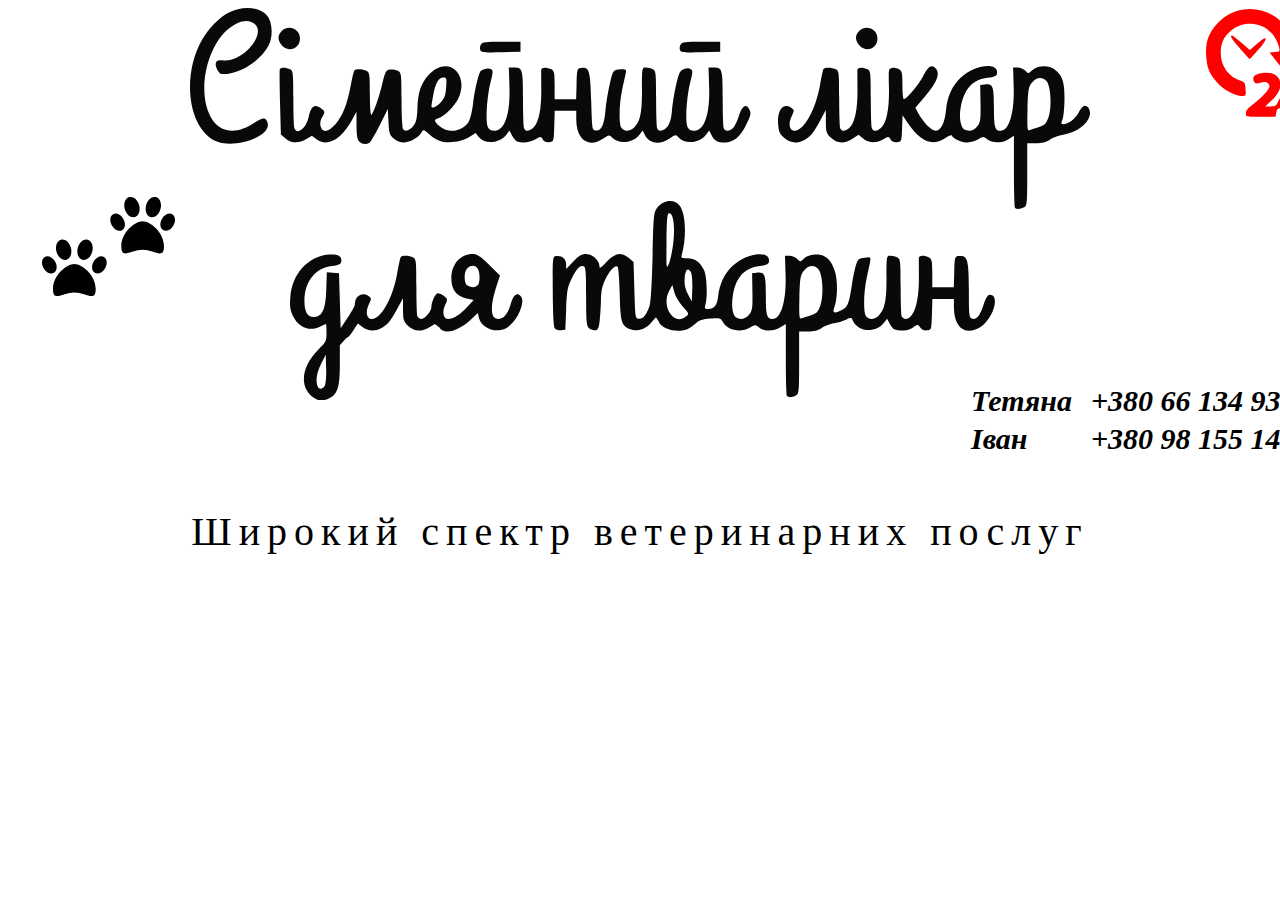
<file: VetCareBasic.html>
<HTml>
<head><link href="https://fontlibrary.org/face/grand-hotel" media="screen" rel="stylesheet" type="text/css" /><link rel="icon" type="image/png" href="http://q52.imgup.net/animale684.png"/><meta charset="utf-8">
    <meta name="viewport" content="width=1300, initial-scale=1">
</head>
<style>
* {

    font-family: 'Grand Hotel';

    background-image: url("http://l20.imgup.net/7ad4.png");
    background-size: 250px;
    background-attachment: fixed;



}

.allwidth{
width: 100%;
height: 100%;
}
p{
font-size: 150px;

    margin: 0px;
}
.r247 {
    float: right;
    width: 105px;
    margin-top: 1px;
    position: absolute;
    z-index: 99;
    margin-left: 1016px;
}
.a1{

    margin-left: -81px;
}
.a2{
    margin-left: 340px;
    margin-top: -80px;
}
.a3{
    margin-left: 600px;
    margin-top: -145px;
}
.text_wrap{

    position: relative;
}
.centred{
    position: relative;
    width:900px;
    margin: auto;
}
.under {
    font-size: 40px;
    font-family: calibri;
    letter-spacing: 7px;
    text-align: center;
    margin-top: 108px;

}
.lapi
{
    position: relative;
    margin-left: -148px;
    margin-top: -220px;
    width: 133px;
    float: left;

}.Cinfo{
    float:right;
     position: absolute;
     z-index: 22;
     margin-left: 839px;
     margin-top: 303px;
     font-size: 38px;
     width: 380px;

 }
table{
    font-size: 38px;
    margin-top: 70px;
    margin-left: -61px;
}
.info{


    font-family: calibri;
    font-size: 30px;
}

</style>
<body>
<div class="allwidth">
    <div class="centred">
        <div class="Cinfo">
            <table>
              <td>
                      <i>  <b class = "info">Тетяна</b></i>

                    </td><td> <i> <b class = "info">&nbsp&nbsp+380 66 134 93 46</b> </i></td> </tr>

                <tr><td>
                    <i><b class = "info">Іван</b></i>

                </td>
                    <td><i><b class = "info">&nbsp&nbsp+380 98 155 14 80</b></i> </td> </tr>


                <tr>

                 </table>
        </div>
        <div class="r247">
            <svg

                    xmlns="http://www.w3.org/2000/svg"


                    viewBox="0 0 71.073332 72.939872"
                    id="svg2"
                    version="1.1"
                    >

                <g

                        id="layer1"
                        transform="translate(-148.58116,-467.42234)">
                    <path
                            style="fill:red"
                            d="m 175.57142,537.94738 c 0,-1.73645 1.38185,-3.4292 4.91894,-6.02567 5.65692,-4.15256 11.08106,-10.01274 11.08106,-11.97185 0,-2.69261 -2.7265,-3.87864 -6.16269,-2.68078 -3.42581,1.19424 -4.7906,0.32842 -4.822,-3.05904 -0.0322,-3.47264 10.74365,-5.10581 14.8253,-2.24692 5.52785,3.87186 4.57666,10.91621 -2.33415,17.28637 l -4.46178,4.11272 3.75842,0 c 3.18631,0 3.91722,-0.4207 4.80161,-2.76371 0.57375,-1.52004 3.93491,-6.46241 7.46924,-10.98303 6.24142,-7.98317 6.54816,-8.21982 10.67605,-8.23629 2.3375,-0.009 4.25,0.35038 4.25,0.79937 0,1.22324 -2.03562,12.42409 -2.62314,14.43366 -0.33328,1.13995 0.0348,1.75 1.05575,1.75 2.47442,0 2.04672,5.06189 -0.4836,5.72359 -1.25634,0.32854 -2.27339,1.64833 -2.625,3.40638 -0.50081,2.50403 -1.02034,2.87003 -4.07401,2.87003 -3.35556,0 -3.47524,-0.12381 -2.9,-3 l 0.6,-3 -5.85,0 c -5.7,0 -5.86538,0.0769 -6.45,3 l -0.6,3 -10.025,0 c -9.93238,0 -10.025,-0.0223 -10.025,-2.41483 z m 34.56447,-12.33517 c 0.33142,-1.5125 0.79591,-3.425 1.03221,-4.25 0.44965,-1.56987 -2.92217,2.22859 -4.66031,5.25 -0.81741,1.42089 -0.62758,1.75 1.00939,1.75 1.38668,0 2.20427,-0.85858 2.61871,-2.75 z m -45.35699,-1.8339 c -6.35925,-3.16895 -12.53001,-9.97959 -14.63238,-16.14971 -0.86631,-2.54247 -1.57071,-7.58001 -1.56533,-11.19453 0.0129,-8.67983 3.00274,-15.0996 9.93495,-21.33225 17.03184,-15.31309 44.14967,-6.55081 49.17129,15.88818 1.1114,4.96627 1.41871,5.37221 4.06691,5.37221 l 2.86466,0 -5.67881,7.54498 c -3.12334,4.14974 -6.02336,7.18724 -6.44448,6.75 -0.42112,-0.43724 -3.03256,-3.71998 -5.80319,-7.29498 l -5.03751,-6.5 3.55009,-0.31584 c 3.29919,-0.29352 3.50409,-0.50554 2.89924,-3 -2.14444,-8.84385 -8.99327,-15.13763 -17.34602,-15.94022 -6.17768,-0.5936 -11.31351,1.05031 -15.92163,5.0963 -4.45218,3.90906 -6.26527,8.15365 -6.26527,14.66748 0,8.63637 5.39883,16.11188 13.5,18.69284 2.6983,0.85966 3.03065,1.42561 3.30479,5.62761 0.29645,4.54393 0.22654,4.67183 -2.55365,4.67183 -1.57215,0 -5.1918,-1.16275 -8.04366,-2.5839 z m 7.04252,-29.35247 c -5.69025,-6.29749 -7.39248,-9.06363 -5.57758,-9.06363 0.36983,0 3.22458,2.2198 6.34389,4.93289 l 5.67147,4.93289 5.08669,-4.44971 c 7.17083,-6.27286 7.61912,-3.7252 0.72605,4.12611 -3.1183,3.5518 -5.74409,6.45346 -5.83508,6.44812 -0.091,-0.005 -2.97794,-3.12234 -6.41544,-6.92667 z"
                            id="path4350"
                            />
                </g>
            </svg>


        </div>


        <div class="text_wrap">

            <svg

                    xmlns="http://www.w3.org/2000/svg"

                    id="svg3336"
                    version="1.1"


                    viewBox="0 0 507.00552 221.05002">

                <path
                        style="fill:#090909"
                        d="m 68.56077,218.71942 c -7.16614,-6.02991 -5.43822,-17.3786 4.05176,-26.61115 4.03537,-3.9259 4.29611,-4.48066 4.29611,-9.14062 0,-2.72857 -0.16271,-4.96105 -0.36158,-4.96105 -0.19888,0 -1.56997,0.63022 -3.04688,1.40047 -5.86633,3.0595 -12.30995,0.64321 -15.42062,-5.78258 -1.66714,-3.44384 -1.95564,-5.3442 -1.5891,-10.46718 0.94222,-13.16868 9.69994,-23.00449 21.57422,-24.23003 5.40523,-0.55787 7.74967,0.79777 7.11201,4.11241 -0.2439,1.26785 -1.54456,1.83498 -5.24751,2.28808 -9.3548,1.14466 -15.35564,8.74509 -15.45768,19.57811 -0.061,6.48121 1.90612,9.62453 5.73301,9.16072 4.50853,-0.54643 6.201228,-4.52113 6.55657,-15.39581 l 0.32119,-9.82952 3.42881,0.28579 3.42881,0.2858 0.46875,15.46875 0.46875,15.46874 3.98437,-6.00473 c 2.191397,-3.30259 3.98438,-6.55226 3.98438,-7.2215 0,-4.90015 4.20503,-7.45429 7.86563,-4.77759 1.57781,1.15371 1.58046,1.38488 0.0527,4.58857 -2.0863,4.37508 -1.25494,8.259 1.76789,8.259 5.11918,0 11.84798,-12.16115 14.17744,-25.62331 0.78798,-4.55376 1.67215,-8.66704 1.96484,-9.14063 0.71456,-1.15618 4.79936,-1.09274 7.04564,0.10943 1.67954,0.89886 1.81337,2.10398 1.81337,16.32957 0,8.4475 0.25607,16.0264 0.56905,16.84202 0.31298,0.81561 1.33705,1.48292 2.27571,1.48292 1.99281,0 5.59274,-4.21548 5.59274,-6.54903 0,-2.7137 1.93409,-7.33553 3.28692,-7.85467 0.70451,-0.27034 2.34694,0.34701 3.64987,1.3719 2.30851,1.81587 2.33073,1.94359 0.87087,5.00494 -1.89175,3.96705 -1.06645,8.02686 1.63176,8.02686 3.02517,0 6.81873,-2.37122 10.74329,-6.71523 l 3.63555,-4.02411 -3.8961,-0.77049 c -5.68268,-1.1238 -8.67319,-5.02085 -8.66865,-11.29647 0.006,-8.07255 5.04015,-13.75619 12.18464,-13.75619 2.30689,0 4.17518,1.23811 9.05925,6.00356 l 6.153,6.00356 -1.91736,5.94956 c -3.79394,11.77259 -3.46181,18.60581 0.90431,18.60581 3.13901,0 5.38058,-2.62438 7.00018,-8.19561 1.58886,-5.46548 3.41904,-6.9621 5.711,-4.67014 3.11139,3.11139 -2.3237,15.0034 -8.26016,18.07326 -5.94042,3.07191 -14.05101,-0.14147 -15.35623,-6.08405 l -0.55263,-2.51609 -3.56946,3.39555 c -6.77795,6.44771 -15.18078,9.55163 -18.2062,4.66269 l -2.41152,-1.89691 -3.10554,1.8934 c -4.5436,2.77016 -8.76736,2.47656 -12.0839,-0.83999 -2.48768,-2.48768 -2.74234,-3.33058 -2.76168,-9.14061 l -0.0213,-6.40024 -3.22043,5.97626 c -3.73204,6.92566 -5.59933,9.17922 -9.11009,10.99471 -3.62804,1.87613 -7.60757,1.61818 -10.53269,-0.68271 l -2.53366,-1.99297 -1.5509,2.22735 c -0.853,1.22505 -2.542142,4.74645 -5.09277,6.08219 l -3.54187,3.85484 0,11.00348 c 0,12.40227 -1.24883,16.52384 -5.70487,18.82815 -3.85563,1.99382 -6.90278,1.67922 -10.14301,-1.04724 z m 7.41515,-6.03425 c 0.55907,-1.04462 0.856018,-5.32476 0.73612,-9.60939 l -0.27215,-7.72543 -2.57813,5.10594 c -2.479831,4.91126 -3.20986,9.50067 -2.00907,12.62989 0.79049,2.06 2.91682,1.8532 4.12323,-0.40101 z m 86.05772,-56.42856 c 1.38113,-1.38114 1.47146,-6.78839 0.15452,-9.24914 -1.17305,-2.19184 -3.98267,-2.35129 -5.9938,-0.34015 -2.0585,2.05849 -1.94787,8.46966 0.1674,9.70169 2.21269,1.28878 4.31231,1.24716 5.67188,-0.1124 z m 302.75,-43.625 c -0.34375,-0.34375 -0.625,-9.6188 -0.625,-20.611235 l 0,-19.98621 -3.04688,1.85771 c -3.85232,2.34881 -9.20961,2.3998 -12.03181,0.11452 -2.10884,-1.70763 -2.23109,-1.70772 -5.02574,-0.004 -1.57537,0.96069 -4.25637,1.74828 -5.95775,1.7502 -3.35291,0.004 -8.2403,-2.12268 -8.81055,-3.83343 -0.22102,-0.66305 -1.71512,-0.14065 -3.96552,1.38652 -7.27528,4.93714 -14.00818,2.05369 -21.45745,-9.189426 l -2.43233,-3.6711 -0.27661,7.421096 c -0.27164,7.28783 -0.32212,7.42635 -2.81056,7.71348 -1.71493,0.19788 -2.90206,-0.29704 -3.67283,-1.53124 -1.1184,-1.79085 -1.19082,-1.79196 -4.02855,-0.0615 -3.96439,2.41748 -8.31713,2.2523 -11.4403,-0.43413 l -2.56143,-2.20325 -3.24667,2.20325 c -4.56872,3.10042 -8.9854,2.9096 -12.43213,-0.53713 -2.48768,-2.48768 -2.74235,-3.3306 -2.76168,-9.140626 l -0.0213,-6.40028 -3.22044,5.97627 c -3.73204,6.925656 -5.59932,9.179226 -9.11008,10.994706 -4.03191,2.08499 -7.87149,1.62372 -11.19378,-1.34474 -2.5066,-2.23964 -3.02846,-3.44967 -3.33568,-7.73437 -0.57691,-8.046146 3.01216,-12.361286 7.53232,-9.056076 1.63081,1.19248 1.63549,1.40633 0.10111,4.62396 -2.08634,4.375086 -1.25499,8.258996 1.76785,8.258996 5.11918,0 11.84798,-12.161146 14.17744,-25.623306 0.78798,-4.55377 1.67215,-8.66705 1.96484,-9.14063 0.71456,-1.15619 4.79936,-1.09274 7.04564,0.10943 1.67954,0.89886 1.81337,2.10398 1.81337,16.32957 0,8.4475 0.25607,16.026406 0.56905,16.842016 0.85527,2.2288 3.7445,1.78531 5.85588,-0.89887 2.67415,-3.399626 3.99163,-10.716896 3.87549,-21.524456 -0.0554,-5.15625 -0.0754,-9.90234 -0.0443,-10.54687 0.0684,-1.42135 3.25476,-1.53308 5.74304,-0.20139 1.67954,0.89886 1.81337,2.10398 1.81337,16.32957 0,8.4475 0.25607,16.026406 0.56905,16.842016 0.85747,2.23451 3.74642,1.78287 5.87077,-0.91779 2.75952,-3.508166 4.05141,-11.302096 3.76354,-22.705416 -0.24357,-9.64863 -0.17348,-10.06183 1.75436,-10.34336 1.10443,-0.16128 2.87357,0.16997 3.93142,0.73611 1.70694,0.91352 1.92337,1.92233 1.92337,8.96512 0,4.36467 0.36815,7.93576 0.8181,7.93576 1.55756,0 8.45,-8.28887 10.88012,-13.08447 2.61905,-5.16848 4.43457,-6.51109 6.49366,-4.8022 3.54578,2.94274 1.6966,8.06852 -6.22047,17.24266 l -4.703,5.44974 1.75642,3.2838 c 2.62542,4.9085 7.37684,9.722966 9.59563,9.722966 2.94611,0 5.12261,-4.193286 5.88631,-11.340676 0.87208,-8.16173 3.36842,-13.75916 8.24844,-18.49505 7.81801,-7.58712 21.83107,-9.1711 20.51284,-2.31868 -0.2439,1.26785 -1.54456,1.83498 -5.24751,2.28807 -8.54807,1.04595 -13.20696,6.18967 -15.21987,16.80375 -1.06422,5.61162 0.10631,11.600986 2.44243,12.497446 2.89868,1.11232 4.96418,0.52589 6.92422,-1.96588 1.78519,-2.269506 1.97327,-3.601376 1.8204,-12.890616 l -0.17051,-10.35961 2.52309,-0.30211 c 4.63221,-0.55467 5.2222,0.90112 5.2222,12.88565 0,11.180456 0.57963,13.197706 3.7922,13.197706 4.77722,0 7.78127,-10.247386 7.3145,-24.951226 l -0.33887,-10.67373 2.58482,0 c 1.42164,0 3.38168,0.79687 4.35564,1.77083 1.73611,1.73611 1.80759,1.73408 3.64499,-0.10332 2.89493,-2.89493 9.43342,-3.27673 12.64979,-0.73867 4.66695,3.68275 5.81373,7.05913 5.73451,16.88366 -0.0395,4.89843 -0.54868,10.0664 -1.13151,11.48437 -0.88318,2.14867 -0.82156,2.578126 0.3699,2.578126 2.90638,0 6.57319,-2.735926 8.67218,-6.470596 1.18761,-2.11305 2.71345,-3.8419 3.39075,-3.8419 2.15653,0 3.53443,2.58763 2.90468,5.45484 -1.09273,4.975206 -7.75115,9.679286 -15.50612,10.954856 -2.32031,0.38166 -5.48438,1.5917 -7.03125,2.68899 -2.0083,1.42459 -4.21985,1.99506 -7.73438,1.99506 l -4.92187,0 0,17.54514 c 0,16.386885 -0.11971,17.609215 -1.81337,18.515635 -2.07785,1.11202 -4.15341,1.2537 -5.06163,0.34548 z m 13.19947,-45.463005 c 3.41741,-1.00781 4.19471,-1.73425 5.49288,-5.133456 2.14288,-5.61106 1.55152,-18.10675 -0.9898,-20.91488 -2.41261,-2.6659 -5.88943,-2.17462 -8.39108,1.18568 -1.71602,2.30501 -2.00749,4.207 -2.27866,14.86927 -0.25196,9.907576 -0.0742,12.125766 0.9375,11.696746 0.68664,-0.29119 3.03977,-1.0577 5.22916,-1.70336 z M 336.28364,218.63161 c -0.34375,-0.34375 -0.625,-9.6188 -0.625,-20.61124 l 0,-19.98621 -3.04688,1.85771 c -3.85233,2.3488 -9.20961,2.3998 -12.03181,0.11452 -2.10883,-1.70763 -2.23108,-1.70772 -5.02574,-0.004 -5.27062,3.21409 -12.82444,1.63522 -15.42506,-3.22407 -1.16775,-2.18197 -1.59897,-2.29527 -6.9981,-1.83878 -4.18009,0.35344 -6.39466,1.06436 -8.09741,2.59947 -1.28906,1.16214 -3.26524,2.58641 -4.39149,3.16504 -4.88969,2.51213 -14.91164,0.86671 -16.67198,-4.18955 l -1.48576,-2.26757 -2.8595,3.25679 c -3.26267,3.71598 -7.91704,5.0439 -11.8985,3.39473 -4.66789,-1.93354 -5.25813,-4.00267 -5.63885,-19.76738 -0.193,-7.99218 -0.72413,-14.92206 -1.18027,-15.39972 -1.2777,-1.33798 -4.615,2.15925 -7.09112,7.43097 -1.60068,3.40789 -2.22953,6.47896 -2.30359,11.25 -0.0561,3.60938 -0.37656,8.88281 -0.71228,11.71874 -0.51007,4.30865 -0.93794,5.20298 -2.60293,5.44052 -1.09589,0.15635 -2.67792,-0.40113 -3.51562,-1.23884 -1.2895,-1.28949 -1.52311,-4.0337 -1.52311,-17.8918 0,-13.74638 -0.2272,-16.4559 -1.41818,-16.91292 -2.06034,-0.79062 -3.82729,1.04739 -6.75638,7.0281 -2.28905,4.67385 -2.64834,6.66588 -3.06841,17.01245 l -0.47578,11.71874 -2.424,0.28178 c -1.33319,0.15498 -2.89949,-0.29118 -3.48067,-0.99144 -0.70116,-0.84486 -1.09494,-7.87868 -1.17041,-20.90677 -0.11042,-19.06051 -0.0581,-19.64211 1.79169,-19.9268 3.25114,-0.50034 5.75214,1.48294 5.75214,4.56144 l 0,2.79598 4.05804,-4.23521 c 3.16507,-3.30326 4.72168,-4.23522 7.07387,-4.23522 3.54987,0 7.61809,3.55127 7.61809,6.65005 0,1.75024 0.58843,1.4159 4.0499,-2.30114 4.78281,-5.13595 8.30959,-5.72314 12.53845,-2.08753 l 2.6304,2.26139 0.46875,15.78549 c 0.45594,15.35403 0.52478,15.79346 2.51887,16.0773 2.26946,0.32303 4.34581,-2.20496 6.11277,-7.4424 0.62361,-1.84847 1.29165,-13.35727 1.60818,-27.70564 0.50779,-23.01891 0.66387,-24.70799 2.5122,-27.1875 3.60374,-4.83439 10.14405,-5.30368 13.0076,-0.93335 3.2314,4.93175 3.65403,17.5877 0.91409,27.37339 -0.46887,1.67455 -0.0949,1.89631 3.19779,1.89631 4.12259,0 6.88058,1.93022 9.31277,6.51767 1.60586,3.02886 2.13135,14.85323 0.86463,19.45534 -0.62685,2.2774 -0.45506,2.57812 1.47281,2.57812 3.53796,0 5.08963,-1.98974 5.66524,-7.26469 0.73638,-6.74813 3.46462,-12.47836 8.06826,-16.94604 7.81801,-7.58712 21.83107,-9.1711 20.51284,-2.31868 -0.2439,1.26785 -1.54456,1.83498 -5.24751,2.28807 -8.79022,1.07558 -13.71463,6.76556 -15.17614,17.53545 -0.75589,5.57022 0.0871,10.29505 2.06035,11.54749 2.31449,1.46905 5.29682,0.7514 7.26257,-1.74763 1.78519,-2.2695 1.97329,-3.60137 1.8204,-12.89061 l -0.17051,-10.35961 2.52309,-0.30211 c 4.63221,-0.55465 5.2222,0.90112 5.2222,12.88566 0,11.18045 0.57963,13.19769 3.7922,13.19769 4.77723,0 7.78126,-10.24738 7.3145,-24.95122 l -0.33883,-10.67373 2.58482,0 c 1.42164,0 3.38168,0.79687 4.35564,1.77083 1.73611,1.73611 1.80759,1.73408 3.645,-0.10332 1.07618,-1.07619 3.6337,-2.07249 6.0067,-2.33996 5.72886,-0.64573 9.55171,2.57906 11.66175,9.83736 1.5947,5.48556 1.3215,15.35376 -0.56223,20.30834 -1.09619,2.88319 0.40174,3.20034 4.67601,0.99003 2.99396,-1.54823 3.83243,-3.843 5.50078,-15.05481 0.54201,-3.64252 1.52761,-8.28315 2.19019,-10.3125 1.09794,-3.36269 1.52786,-3.7162 4.8504,-3.98845 4.13137,-0.33851 3.99283,-1.80195 1.09335,11.54873 -1.64652,7.58147 -1.89845,18.51861 -0.4873,21.15537 1.29557,2.42079 5.05449,2.31194 7.40826,-0.21454 3.36296,-3.60971 4.27751,-8.13704 4.27751,-21.17521 0,-12.36143 0.0106,-12.42187 2.17101,-12.42187 1.19405,0 2.98702,0.43671 3.98437,0.97048 1.67954,0.89886 1.81337,2.10398 1.81337,16.32957 0,8.4475 0.25607,16.0264 0.56905,16.84201 0.31298,0.81561 1.30228,1.48293 2.19845,1.48293 4.66376,0 7.60193,-9.17756 7.50343,-23.43749 -0.0374,-5.41407 -0.0433,-10.3711 -0.0132,-11.01563 0.0665,-1.42134 3.25306,-1.53312 5.74141,-0.20139 1.57358,0.84215 1.81336,2.01988 1.81337,8.90625 l 10e-6,7.93577 6.05857,0 6.05857,0 0.26955,-8.67188 c 0.26756,-8.60792 0.28791,-8.674 2.75704,-8.95977 4.71983,-0.54627 5.48127,2.13146 5.48127,19.27592 0,13.29049 0.20052,15.36651 1.53368,15.87809 2.62707,1.0081 4.48468,-1.04223 6.5995,-7.28418 1.44649,-4.26935 2.50705,-6.01943 3.64783,-6.01943 6.00883,0 1.89719,13.81013 -5.44432,18.2863 -8.23441,5.02058 -14.77419,0.0519 -14.77419,-11.22494 l 0,-4.71761 -6.05857,0 -6.05857,0 -0.26955,8.67186 c -0.26756,8.60793 -0.28791,8.674 -2.75704,8.95977 -1.65664,0.19174 -2.92696,-0.33955 -3.80327,-1.59066 -1.30561,-1.86402 -1.33715,-1.86448 -4.07502,-0.0597 -2.74026,1.80635 -7.30911,2.36481 -10.21723,1.24886 -0.83467,-0.3203 -2.1591,-1.82287 -2.94315,-3.33907 l -1.42554,-2.7567 -1.78926,2.27466 c -5.02902,6.39332 -15.54961,5.03177 -18.00353,-2.33 -0.22517,-0.67548 -1.26394,-0.5402 -3.10933,0.40494 -1.52416,0.78062 -4.66963,1.73158 -6.98994,2.11323 -2.32031,0.38166 -5.48438,1.5917 -7.03125,2.68899 -2.0083,1.42459 -4.21985,1.99506 -7.73438,1.99506 l -4.92187,0 0,17.54514 c 0,16.38689 -0.11971,17.60922 -1.81337,18.51564 -2.07785,1.11202 -4.15341,1.2537 -5.06163,0.34548 z m -56.72237,-44.98189 c 1.63435,-1.47907 1.55075,-1.71337 -1.97654,-5.54002 -2.12116,-2.30119 -4.14694,-5.71841 -4.77693,-8.058 l -1.09389,-4.06235 -1.86507,3.6354 c -4.58612,8.93928 3.08762,20.02034 9.71243,14.02497 z m 69.92184,-0.48111 c 3.41741,-1.00782 4.19471,-1.73426 5.49288,-5.13346 2.14288,-5.61106 1.55152,-18.10675 -0.9898,-20.91488 -2.41261,-2.6659 -5.88943,-2.17462 -8.39108,1.18568 -1.71602,2.30501 -2.00749,4.207 -2.27866,14.86927 -0.25196,9.90757 -0.0742,12.12576 0.9375,11.69674 0.68664,-0.29119 3.03977,-1.0577 5.22916,-1.70335 z M 282.1969,148.8988 c -1.68192,-3.14268 -3.23606,-1.57045 -3.53848,3.57967 -0.2111,3.59516 0.25755,5.80287 1.875,8.83256 l 2.15647,4.03933 0.2736,-7.25397 c 0.15385,-4.07915 -0.18166,-8.10462 -0.76659,-9.19759 z m -10.02337,-15.99918 c 1.17453,-9.30513 0.18984,-17.23676 -2.13989,-17.23676 -1.18816,0 -1.43272,2.47168 -1.57692,15.9375 -0.16074,15.00928 -0.0874,15.7478 1.26035,12.68037 0.78706,-1.79141 1.89247,-6.91292 2.45646,-11.38111 z M 15.56489,75.354725 C -0.63402982,69.427635 -5.2549258,39.152449 6.7960552,17.903049 10.335681,11.661649 16.60674,5.2088892 21.616663,2.6530192 c 7.880053,-4.0201 17.09688,-3.41328003 21.6421,1.42488 3.144057,3.3467 3.685404,11.8436198 1.079947,16.9507398 -3.936235,7.71566 -14.247537,14.99776 -22.644731,15.99229 -4.11474,0.48733 -4.667147,0.3172 -6.107377,-1.88087 -0.88965,-1.35777 -1.332737,-3.20658 -1.011251,-4.21949 0.474553,-1.49519 1.247761,-1.73527 4.53087,-1.40686 10.32313,1.03262 23.643408,-14.22862 17.650076,-20.2219498 -3.51312,-3.51312 -9.596416,-2.40112 -15.573418,2.8467598 -12.0519528,10.58176 -16.9289518,34.7162 -9.828017,48.63518 4.776507,9.362726 14.309039,10.969676 24.4781,4.12641 5.358192,-3.6058 7.020645,-3.59054 7.940105,0.0729 1.792943,7.143646 -17.575705,14.272086 -28.208177,10.381736 z m 79.754473,-0.13384 c -1.09102,-1.09101 -1.48397,-3.46239 -1.51466,-9.14062 l -0.0414,-7.667406 -1.96056,3.75 c -6.2439,11.942786 -14.50476,16.601656 -20.74022,11.696846 l -2.41152,-1.8969 -3.10554,1.89339 c -4.20111,2.56135 -8.478084,2.43021 -11.725139,-0.35952 L 51.18992,71.236755 50.72117,53.325039 c -0.257813,-9.85144 -0.328125,-18.32666 -0.15625,-18.83382 0.408495,-1.20537 3.548824,-1.17937 5.842882,0.0484 1.679537,0.89886 1.813367,2.10398 1.813367,16.32957 0,8.4475 0.25607,16.026406 0.56905,16.842016 1.554114,4.04993 6.578114,0.19036 8.002124,-6.147446 1.47497,-6.56463 3.49755,-7.87839 7.33952,-4.76736 2.00059,1.61999 2.01204,1.74122 0.42538,4.50582 -1.07841,1.87902 -1.41591,3.69619 -0.99669,5.366466 0.98304,3.91676 4.42996,3.3544 8.48632,-1.38455 3.99703,-4.669626 6.47651,-10.934356 8.45447,-21.361316 0.80418,-4.23929 1.69971,-8.09219 1.99007,-8.56199 0.71096,-1.15037 4.80084,-1.08282 7.04139,0.11629 1.651847,0.88404 1.813367,2.0698 1.813367,13.3125 0,6.84549 0.35473,11.94537 0.79652,11.45139 1.43434,-1.60382 4.11988,-9.17719 6.13353,-17.29688 1.83018,-7.37995 2.16327,-7.99034 4.50797,-8.26092 1.39246,-0.1607 3.39637,0.17055 4.45312,0.73611 1.81457,0.97113 1.92216,1.87316 1.93571,16.22967 0.008,8.36077 0.37486,15.770236 0.81547,16.465506 1.16473,1.8379 3.84793,0.98599 6.00559,-1.90675 1.4117,-1.892666 1.93202,-4.219866 2.09609,-9.374996 0.29126,-9.15188 1.91959,-14.10896 6.251,-19.0297 10.25652,-11.65201 23.422,-1.38963 16.81844,13.10983 -1.83046,4.01916 -8.02956,10.1879 -11.27231,11.21711 -2.67606,0.84935 -2.49518,1.77531 0.9058,4.637046 4.78591,4.02709 12.64721,2.76652 16.15751,-2.590876 0.82933,-1.26572 1.95108,-5.82244 2.49276,-10.12604 1.06272,-8.44305 3.22222,-17.52369 4.43285,-18.64004 1.39195,-1.28356 4.49153,-1.80422 5.81066,-0.97606 1.1103,0.69705 1.05836,1.79887 -0.34157,7.24422 -2.12845,8.27918 -2.99243,22.73386 -1.52296,25.479596 0.66605,1.24453 1.98827,2.03629 3.40055,2.03629 6.05582,0 9.23371,-9.082766 8.72997,-24.951226 l -0.33883,-10.67377 2.86607,0 c 4.85243,0 5.11606,0.89942 5.11606,17.45457 0,8.36252 0.25607,15.871886 0.56905,16.687496 0.85527,2.22881 3.7445,1.78532 5.85588,-0.89887 2.67415,-3.399626 3.99163,-10.716886 3.8755,-21.524446 -0.0554,-5.15625 -0.0754,-9.90235 -0.0444,-10.54688 0.0684,-1.42135 3.25476,-1.53308 5.74304,-0.20139 1.57358,0.84215 1.81337,2.01988 1.81337,8.90625 l 1e-5,7.93577 6.05857,0 6.05857,0 0.26955,-8.67188 c 0.26573,-8.54851 0.30404,-8.67588 2.69356,-8.95365 4.44791,-0.51704 5.03449,1.48636 5.54475,18.93772 0.45634,15.607166 0.52302,16.039276 2.51887,16.323366 2.99242,0.42594 4.72968,-2.97285 5.42033,-10.604306 0.68007,-7.51461 3.10874,-19.8417 4.38675,-22.26563 0.57848,-1.09718 1.97981,-1.64062 4.23047,-1.64062 3.1799,0 3.33509,0.14214 2.81478,2.57812 -0.30288,1.41797 -1.19204,5.53125 -1.97592,9.14063 -1.64652,7.58147 -1.89845,18.51861 -0.4873,21.155376 1.29557,2.42079 5.05449,2.31194 7.40826,-0.21454 3.36296,-3.609716 4.27751,-8.137046 4.27751,-21.175216 0,-12.36143 0.0106,-12.42187 2.17101,-12.42187 1.19405,0 2.98702,0.43671 3.98437,0.97048 1.67954,0.89886 1.81337,2.10398 1.81337,16.32957 0,8.4475 0.25607,16.026406 0.56905,16.842016 0.8551,2.22835 3.74435,1.78551 5.8547,-0.89737 1.23907,-1.57521 2.07325,-4.508256 2.46636,-8.671866 0.79018,-8.36927 3.31815,-20.52036 4.60681,-22.14333 1.40628,-1.77113 4.49971,-2.56538 6.09379,-1.56461 1.1103,0.69705 1.05836,1.79887 -0.34157,7.24422 -2.12845,8.27917 -2.99243,22.73386 -1.52296,25.479586 0.66605,1.24454 1.98827,2.0363 3.40055,2.0363 6.05582,0 9.23371,-9.082766 8.72997,-24.951236 l -0.33878,-10.67376 2.86607,0 c 4.85243,0 5.11606,0.89942 5.11606,17.45457 0,8.36252 0.25607,15.871886 0.56905,16.687496 0.76763,2.00041 3.47442,1.87346 5.39903,-0.25321 0.86415,-0.95487 2.30063,-4.008466 3.19218,-6.785756 1.85552,-5.78022 4.23608,-7.09089 5.96943,-3.28659 0.93903,2.06095 0.67118,3.23386 -1.95821,8.574906 -3.34761,6.79997 -6.98415,9.78674 -11.92293,9.79257 -4.28192,0.005 -5.82227,-0.80708 -7.43095,-3.91792 l -1.42554,-2.7567 -1.78926,2.27466 c -3.74918,4.76631 -11.8102,5.60908 -15.42675,1.61284 -1.62143,-1.79166 -1.69015,-1.78501 -5.03384,0.48708 -5.50262,3.73913 -11.41202,3.04756 -13.82461,-1.61788 l -1.42554,-2.7567 -1.78926,2.27466 c -3.73223,4.74477 -11.80833,5.61115 -15.39202,1.65122 -1.57503,-1.7404 -1.67986,-1.73007 -4.94703,0.48709 -8.33731,5.65785 -15.26375,0.74349 -15.26375,-10.829726 l 0,-4.71761 -6.05857,0 -6.05857,0 -0.26955,8.671866 c -0.26887,8.64953 -0.27608,8.67263 -2.80351,8.96426 -1.71493,0.19788 -2.90206,-0.29705 -3.67283,-1.53124 -1.1184,-1.79086 -1.19082,-1.79196 -4.02855,-0.0615 -2.88607,1.75991 -7.4808,2.28688 -10.34767,1.18676 -0.83468,-0.32029 -2.15909,-1.82287 -2.94315,-3.33906 l -1.42554,-2.75671 -1.78926,2.27466 c -3.90404,4.96319 -12.33052,5.61664 -15.65162,1.21375 l -1.63864,-2.17239 -3.32802,2.20238 c -3.79189,2.50936 -10.4326,3.69472 -15.43807,2.75568 -1.90963,-0.35824 -5.00559,-2.08244 -7.0408,-3.92112 -3.56691,-3.22249 -3.65159,-3.24601 -4.6914,-1.30311 -1.50464,2.81146 -6.51276,5.62066 -10.0276,5.62477 -1.81052,0.002 -4.02544,-0.88319 -5.60167,-2.239 -2.34898,-2.02051 -2.64301,-2.95423 -2.97011,-9.431806 l -0.36305,-7.1893 -4.58635,9.144686 c -2.52249,5.02959 -5.11181,9.47838 -5.75404,9.88621 -1.853687,1.17714 -4.192087,0.89313 -5.788207,-0.703 z M 141.18898,53.257559 c 2.20504,-2.30157 2.76744,-3.83203 3.10058,-8.4375 0.37737,-5.21718 0.26409,-5.62595 -1.55913,-5.62595 -2.66315,0 -4.47921,3.12338 -5.68738,9.78155 -0.55517,3.05954 -1.00941,5.9072 -1.00941,6.32813 0,1.65544 2.59614,0.62499 5.15534,-2.04623 z m 22.33376,-29.62973 c -0.33,-0.85997 -0.17047,-2.24452 0.3545,-3.07678 0.78732,-1.24817 2.82486,-1.51319 11.63358,-1.51319 l 10.67907,0 0,2.8125 0,2.8125 -11.03357,0.26428 c -9.58896,0.22968 -11.11213,0.0596 -11.63358,-1.29931 z m 112.5,0 c -0.33,-0.85997 -0.17047,-2.24452 0.3545,-3.07678 0.78732,-1.24817 2.82486,-1.51319 11.63358,-1.51319 l 10.67907,0 0,2.8125 0,2.8125 -11.03357,0.26428 c -9.58896,0.22968 -11.11213,0.0596 -11.63358,-1.29931 z M 51.822059,21.086809 c -2.542744,-2.70663 -2.602884,-5.70324 -0.163419,-8.1427 3.887105,-3.8871098 10.312503,-1.25854 10.312503,4.21875 0,5.6449 -6.258953,8.0648 -10.149084,3.92395 z m 325.312501,0 c -2.54275,-2.70663 -2.60289,-5.70324 -0.16342,-8.1427 3.8871,-3.8871098 10.3125,-1.25854 10.3125,4.21875 0,5.6449 -6.25895,8.0648 -10.14908,3.92395 z"
                        id="path3346"
                        />
            </svg>





        </div>
        <div class="lapi">
            <svg version="1.1" id="Capa_1" xmlns="http://www.w3.org/2000/svg" xmlns:xlink="http://www.w3.org/1999/xlink"
	 viewBox="0 0 111.523 111.523" style="enable-background:new 0 0 111.523 111.523;" xml:space="preserve">

	<path style="fill:#010002;" d="M102.286,55.525c0,11.538-8.009,2.995-17.894,2.995s-17.894,8.543-17.894-2.995
		s11.477-20.897,17.894-20.893C90.808,34.635,102.286,43.987,102.286,55.525z M91.087,31.067c3.343,0.895,7.057-2.126,8.296-6.75
		c1.238-4.624-0.465-9.097-3.804-9.992c-3.343-0.895-7.057,2.126-8.292,6.75C86.045,25.699,87.748,30.172,91.087,31.067z
		 M77.692,31.074c3.343-0.895,5.043-5.368,3.804-9.996c-1.242-4.624-4.953-7.644-8.292-6.75c-3.343,0.895-5.043,5.368-3.804,9.992
		C70.638,28.945,74.349,31.969,77.692,31.074z M68.211,32.62c-2.122-3.672-5.987-5.408-8.639-3.876
		c-2.652,1.532-3.081,5.748-0.966,9.42c2.122,3.672,5.987,5.408,8.639,3.876C69.901,40.508,70.33,36.292,68.211,32.62z
		 M109.214,28.733c-2.648-1.532-6.517,0.204-8.639,3.876c-2.119,3.672-1.693,7.891,0.966,9.42c2.648,1.532,6.517-0.204,8.639-3.876
		C112.296,34.485,111.866,30.265,109.214,28.733z M27.13,70.42c-6.417,0-17.894,9.355-17.894,20.893
		c0,11.542,8.009,2.999,17.894,2.999s17.894,8.543,17.894-2.999C45.024,79.775,33.547,70.427,27.13,70.42z M33.833,66.855
		c3.343,0.895,7.054-2.126,8.292-6.75s-0.465-9.097-3.804-9.992c-3.343-0.895-7.054,2.126-8.292,6.75
		C28.79,61.487,30.49,65.961,33.833,66.855z M20.427,66.863c3.343-0.895,5.046-5.368,3.804-9.992s-4.953-7.648-8.292-6.753
		c-3.343,0.895-5.046,5.368-3.804,9.992C13.376,64.737,17.088,67.757,20.427,66.863z M10.95,68.409
		c-2.119-3.672-5.987-5.408-8.639-3.876c-2.652,1.532-3.085,5.744-0.966,9.42s5.987,5.408,8.639,3.876S13.072,72.084,10.95,68.409z
		 M51.956,64.526c-2.652-1.532-6.517,0.204-8.639,3.872c-2.119,3.672-1.689,7.891,0.963,9.423c2.652,1.532,6.521-0.204,8.643-3.876
		C55.038,70.273,54.608,66.057,51.956,64.526z"/>

        </svg>
        </div>
        <p class="under">Широкий спектр ветеринарних послуг </p>
    </div>

</div>
</body>
</HTml>
</file>
<file: previous/css/index.css>
/* ***************************************************************************
*****************************Preloader Block*************************************
****************************************************************************/
html{


}
img{
    width: 100%;
}
.loader-wrapper{
    background: none repeat scroll 0 0 #ffffff;
    bottom: 0;
    height: 100%;
    left: 0;
    position: fixed;
    right: 0;
    top: 0;
    width: 100%;
    z-index: 9999;
    background-color: #327191;
}

.typing-indicator{

    background-image: url("../img/preloader.gif");
    background-size: cover;
    background-repeat: no-repeat;
    background-position: center center;
    background-color: #fff;
    height: 500px;
    width: 500px;
    margin-top: -30px;
    margin-left: -30px;
    left: 30%;
    top: 20%;
    position: absolute;


}
</file>
